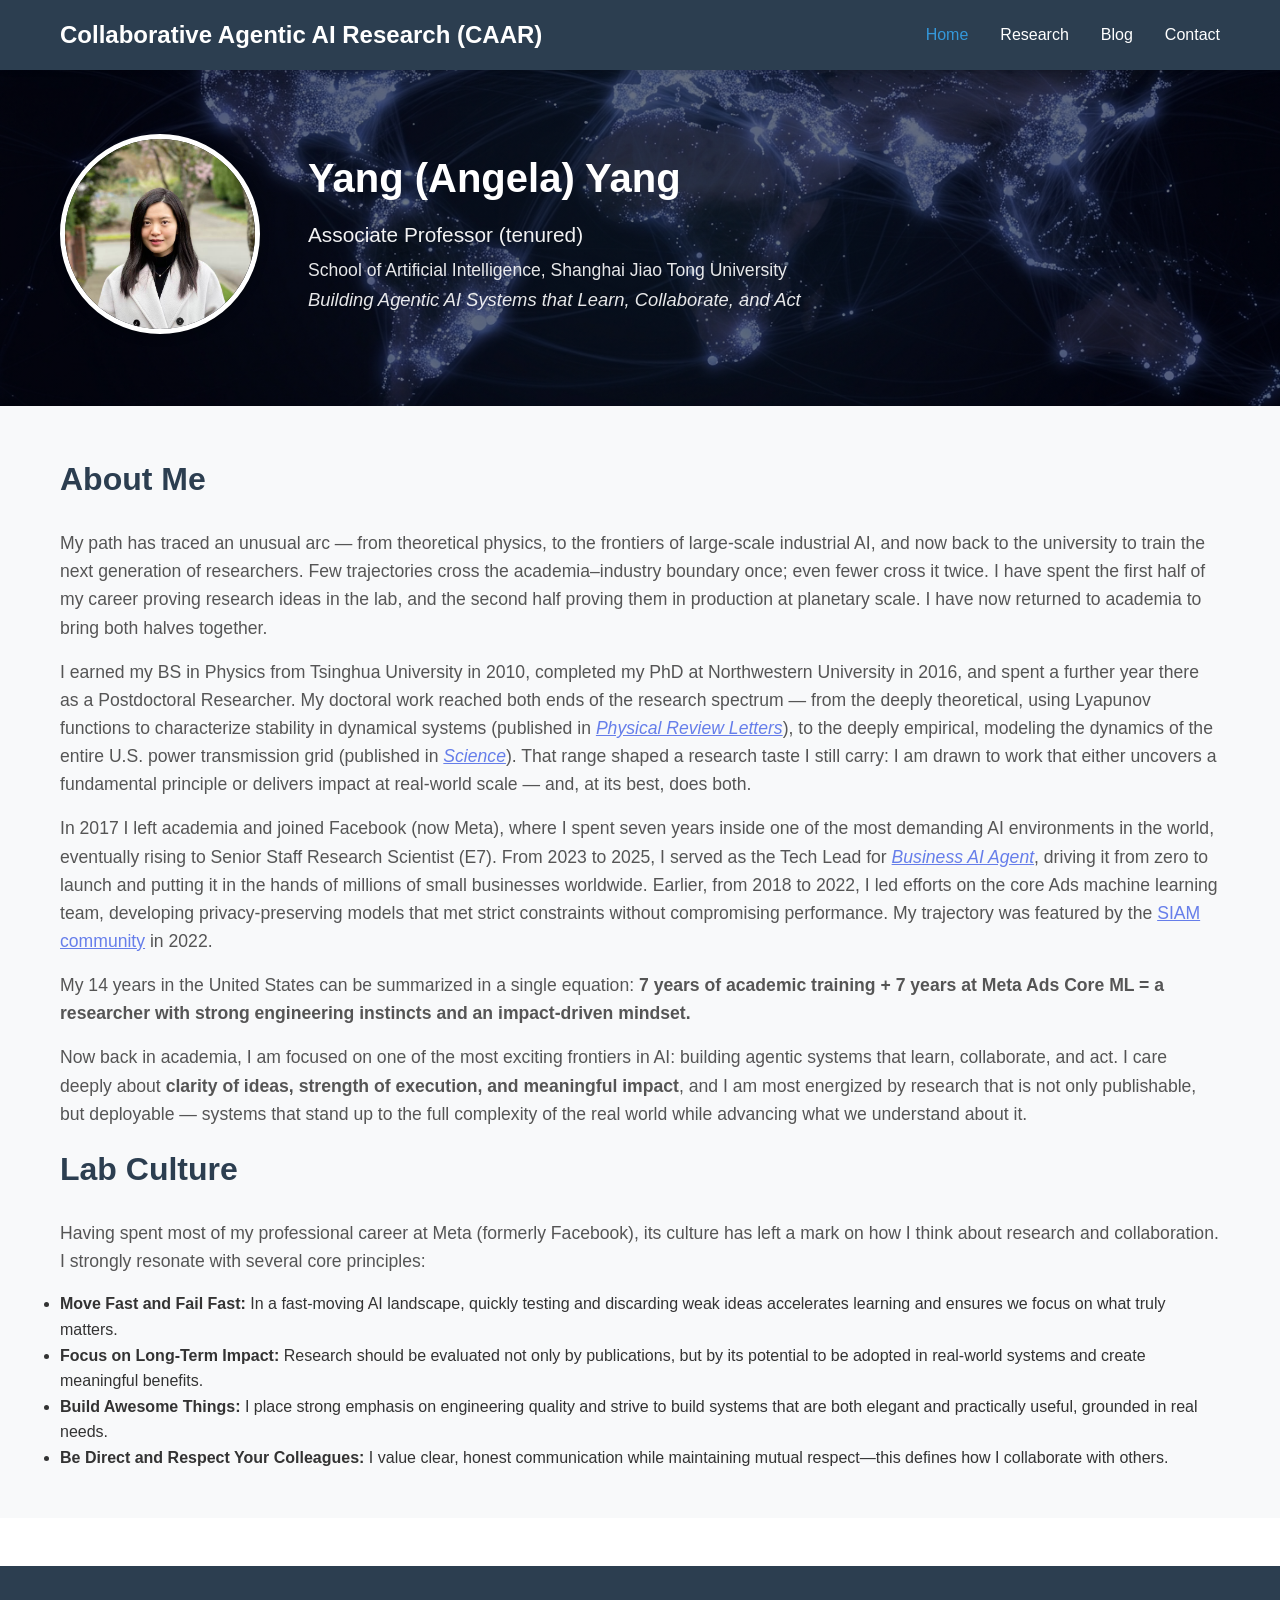
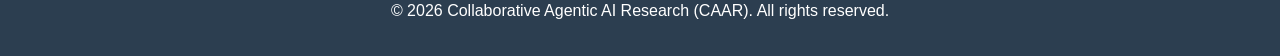
<file: index.html>
<!DOCTYPE html>
<html lang="en">
<head>
    <meta charset="UTF-8">
    <meta name="viewport" content="width=device-width, initial-scale=1.0">
    <title>Home - Collaborative Agentic AI Research (CAAR)</title>
    <link rel="stylesheet" href="/css/style.css">
</head>
<body>
    <nav>
        <div class="nav-container">
            <h1 class="logo">Collaborative Agentic AI Research (CAAR)</h1>
            <ul class="nav-links">
                <li><a href="/" class="active">Home</a></li>
                <li><a href="/research" >Research</a></li>
                <li><a href="/blog" >Blog</a></li>
                <li><a href="/contact" >Contact</a></li>
            </ul>
        </div>
    </nav>

    <main>
        <section class="hero">
    <div class="container">
        <div class="hero-content">
            <div class="profile-image">
                <img src="/images/pi.jpg" alt="Profile Photo" />
            </div>
            <div class="hero-text">
                <h2>Yang (Angela) Yang</h2>
                <p class="title">Associate Professor (tenured)</p>
                <p class="affiliation">School of Artificial Intelligence, Shanghai Jiao Tong University</p>
                <p class="tagline">Building Agentic AI Systems that Learn, Collaborate, and Act</p>
            </div>
        </div>
    </div>
</section>

<section class="about">
    <div class="container">

    <h2 id="about-me">About Me</h2>

    <p>My path has traced an unusual arc — from theoretical physics, to the frontiers of large-scale industrial AI, and now back to the university to train the next generation of researchers. Few trajectories cross the academia–industry boundary once; even fewer cross it twice. I have spent the first half of my career proving research ideas in the lab, and the second half proving them in production at planetary scale. I have now returned to academia to bring both halves together.</p>

    <p>I earned my BS in Physics from Tsinghua University in 2010, completed my PhD at Northwestern University in 2016, and spent a further year there as a Postdoctoral Researcher. My doctoral work reached both ends of the research spectrum — from the deeply theoretical, using Lyapunov functions to characterize stability in dynamical systems (published in <a href="https://journals.aps.org/prl/abstract/10.1103/PhysRevLett.119.248302"><em>Physical Review Letters</em></a>), to the deeply empirical, modeling the dynamics of the entire U.S. power transmission grid (published in <a href="https://www.science.org/doi/10.1126/science.aan3184"><em>Science</em></a>). That range shaped a research taste I still carry: I am drawn to work that either uncovers a fundamental principle or delivers impact at real-world scale — and, at its best, does both.</p>

    <p>In 2017 I left academia and joined Facebook (now Meta), where I spent seven years inside one of the most demanding AI environments in the world, eventually rising to Senior Staff Research Scientist (E7). From 2023 to 2025, I served as the Tech Lead for <a href="https://www.facebook.com/business/news/introducing-business-ai"><em>Business AI Agent</em></a>, driving it from zero to launch and putting it in the hands of millions of small businesses worldwide. Earlier, from 2018 to 2022, I led efforts on the core Ads machine learning team, developing privacy-preserving models that met strict constraints without compromising performance. My trajectory was featured by the <a href="https://archive-dsweb.siam.org/The-Magazine/All-Issues/professional-feature-yang-angela-yang.html">SIAM community</a> in 2022.</p>

    <p>My 14 years in the United States can be summarized in a single equation:
<strong>7 years of academic training + 7 years at Meta Ads Core ML = a researcher with strong engineering instincts and an impact-driven mindset.</strong></p>

    <p>Now back in academia, I am focused on one of the most exciting frontiers in AI: building agentic systems that learn, collaborate, and act. I care deeply about <strong>clarity of ideas, strength of execution, and meaningful impact</strong>, and I am most energized by research that is not only publishable, but deployable — systems that stand up to the full complexity of the real world while advancing what we understand about it.</p>

    <h2 id="lab-culture">Lab Culture</h2>

    <p>Having spent most of my professional career at Meta (formerly Facebook), its culture has left a mark on how I think about research and collaboration. I strongly resonate with several core principles:</p>

    <ul>
      <li><strong>Move Fast and Fail Fast:</strong> In a fast-moving AI landscape, quickly testing and discarding weak ideas accelerates learning and ensures we focus on what truly matters.</li>
      <li><strong>Focus on Long-Term Impact:</strong> Research should be evaluated not only by publications, but by its potential to be adopted in real-world systems and create meaningful benefits.</li>
      <li><strong>Build Awesome Things:</strong> I place strong emphasis on engineering quality and strive to build systems that are both elegant and practically useful, grounded in real needs.</li>
      <li><strong>Be Direct and Respect Your Colleagues:</strong> I value clear, honest communication while maintaining mutual respect—this defines how I collaborate with others.</li>
    </ul>

  </div>
</section>


    </main>

    <footer>
        <div class="container">
            <p>&copy; 2026 Collaborative Agentic AI Research (CAAR). All rights reserved.</p>
        </div>
    </footer>
</body>
</html>
</file>
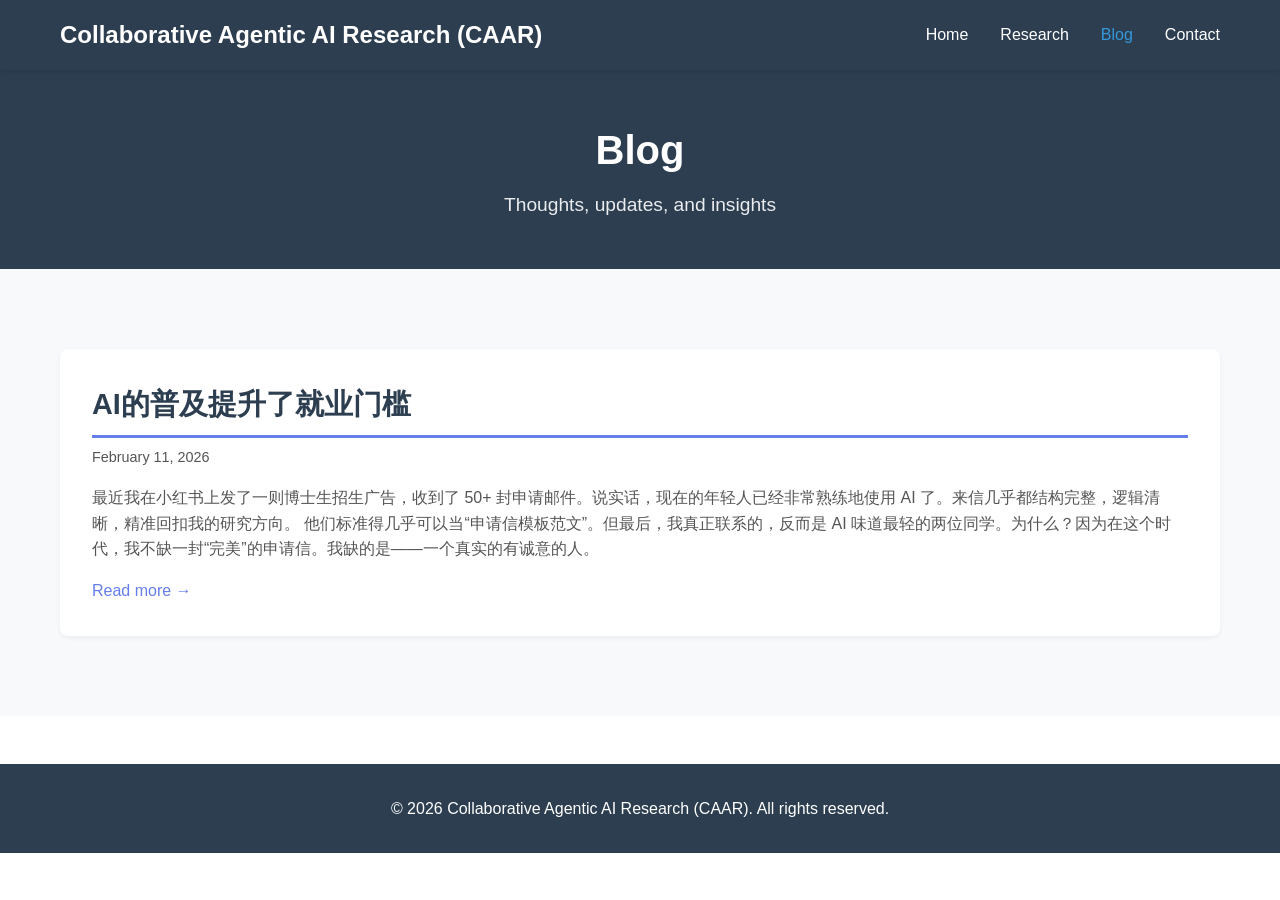
<file: blog/index.html>
<!DOCTYPE html>
<html lang="en">
<head>
    <meta charset="UTF-8">
    <meta name="viewport" content="width=device-width, initial-scale=1.0">
    <title>Blog - Collaborative Agentic AI Research (CAAR)</title>
    <link rel="stylesheet" href="/css/style.css">
</head>
<body>
    <nav>
        <div class="nav-container">
            <h1 class="logo">Collaborative Agentic AI Research (CAAR)</h1>
            <ul class="nav-links">
                <li><a href="/" >Home</a></li>
                <li><a href="/research" >Research</a></li>
                <li><a href="/blog" class="active">Blog</a></li>
                <li><a href="/contact" >Contact</a></li>
            </ul>
        </div>
    </nav>

    <main>
        <section class="page-header">
    <div class="container">
        <h2>Blog</h2>
        <p>Thoughts, updates, and insights</p>
    </div>
</section>

<section class="content">
    <div class="container">
        <div class="blog-posts">


  <div class="blog-post-preview">
    <h3><a href="/2026/02/11/rising-bar-for-employement/">AI的普及提升了就业门槛</a></h3>
    <p class="post-meta">February 11, 2026</p>
    <p><p>最近我在小红书上发了一则博士生招生广告，收到了 50+ 封申请邮件。说实话，现在的年轻人已经非常熟练地使用 AI 了。来信几乎都结构完整，逻辑清晰，精准回扣我的研究方向。
他们标准得几乎可以当“申请信模板范文”。但最后，我真正联系的，反而是 AI 味道最轻的两位同学。为什么？因为在这个时代，我不缺一封“完美”的申请信。我缺的是——一个真实的有诚意的人。</p>
</p>
    <a href="/2026/02/11/rising-bar-for-employement/" class="read-more">Read more →</a>
  </div>


</div>


    </div>
</section>

    </main>

    <footer>
        <div class="container">
            <p>&copy; 2026 Collaborative Agentic AI Research (CAAR). All rights reserved.</p>
        </div>
    </footer>
</body>
</html>
</file>
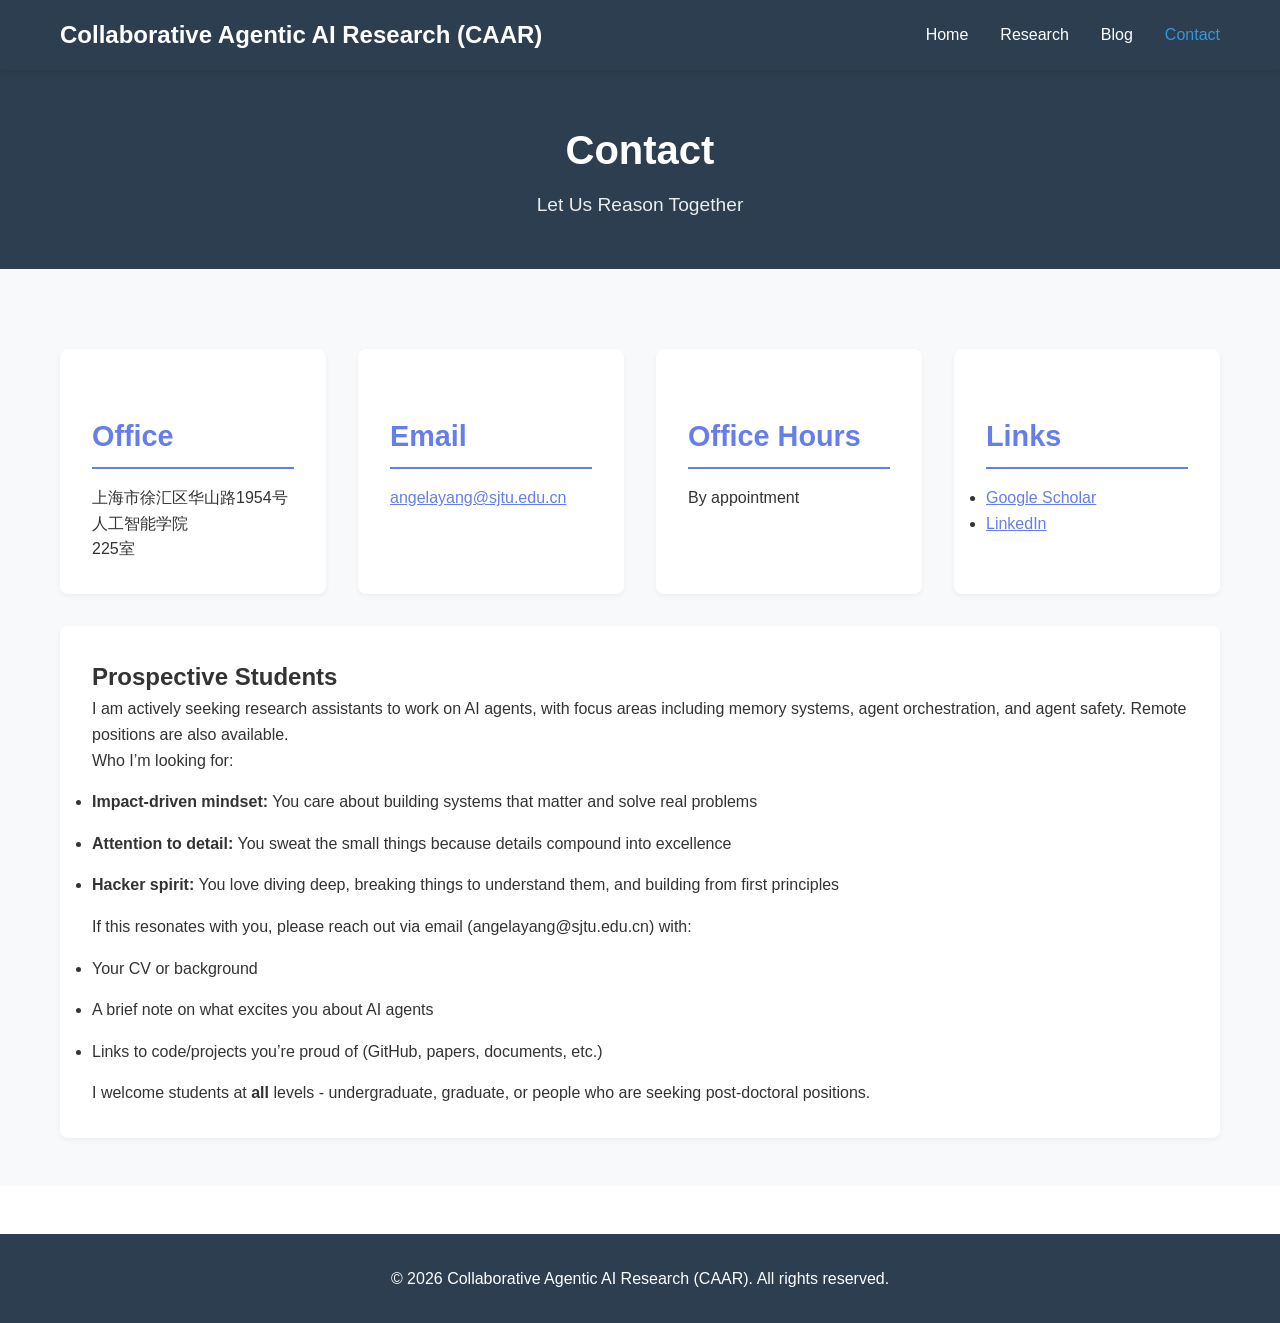
<file: contact/index.html>
<!DOCTYPE html>
<html lang="en">
<head>
    <meta charset="UTF-8">
    <meta name="viewport" content="width=device-width, initial-scale=1.0">
    <title>Contact - Collaborative Agentic AI Research (CAAR)</title>
    <link rel="stylesheet" href="/css/style.css">
</head>
<body>
    <nav>
        <div class="nav-container">
            <h1 class="logo">Collaborative Agentic AI Research (CAAR)</h1>
            <ul class="nav-links">
                <li><a href="/" >Home</a></li>
                <li><a href="/research" >Research</a></li>
                <li><a href="/blog" >Blog</a></li>
                <li><a href="/contact" class="active">Contact</a></li>
            </ul>
        </div>
    </nav>

    <main>
        <section class="page-header">
    <div class="container">
        <h2>Contact</h2>
        <p>Let Us Reason Together</p>
    </div>
</section>

<section class="content">
    <div class="container">
        <div class="contact-info">

  <div class="contact-section">
    <h3 id="office">Office</h3>
    <p>上海市徐汇区华山路1954号 人工智能学院</p>

    <p>225室</p>
  </div>

  <div class="contact-section">
    <h3 id="email">Email</h3>
    <p><a href="mailto:angelayang@sjtu.edu.cn">angelayang@sjtu.edu.cn</a></p>
  </div>

  <div class="contact-section">
    <h3 id="office-hours">Office Hours</h3>
    <p>By appointment</p>
  </div>

  <div class="contact-section">
    <h3 id="links">Links</h3>
    <ul>
      <li><a href="https://scholar.google.com/citations?user=dZtBiOQAAAAJ&amp;hl=en">Google Scholar</a></li>
      <li><a href="https://www.linkedin.com/in/yang-yang-angela/">LinkedIn</a></li>
    </ul>
  </div>

</div>

<div class="prospective-students">

  <h2 id="prospective-students">Prospective Students</h2>

  <p>I am actively seeking research assistants to work on AI agents, with focus areas including memory systems, agent orchestration, and agent safety. Remote positions are also available.</p>

  <p>Who I’m looking for:</p>

  <ul>
    <li><strong>Impact-driven mindset:</strong> You care about building systems that matter and solve real problems</li>
    <li><strong>Attention to detail:</strong> You sweat the small things because details compound into excellence</li>
    <li><strong>Hacker spirit:</strong> You love diving deep, breaking things to understand them, and building from first principles</li>
  </ul>

  <p>If this resonates with you, please reach out via email (angelayang@sjtu.edu.cn) with:</p>
  <ul>
    <li>Your CV or background</li>
    <li>A brief note on what excites you about AI agents</li>
    <li>Links to code/projects you’re proud of (GitHub, papers, documents, etc.)</li>
  </ul>

  <p>I welcome students at <strong>all</strong> levels - undergraduate, graduate, or people who are seeking post-doctoral positions.</p>

</div>

    </div>
</section>

    </main>

    <footer>
        <div class="container">
            <p>&copy; 2026 Collaborative Agentic AI Research (CAAR). All rights reserved.</p>
        </div>
    </footer>
</body>
</html>
</file>
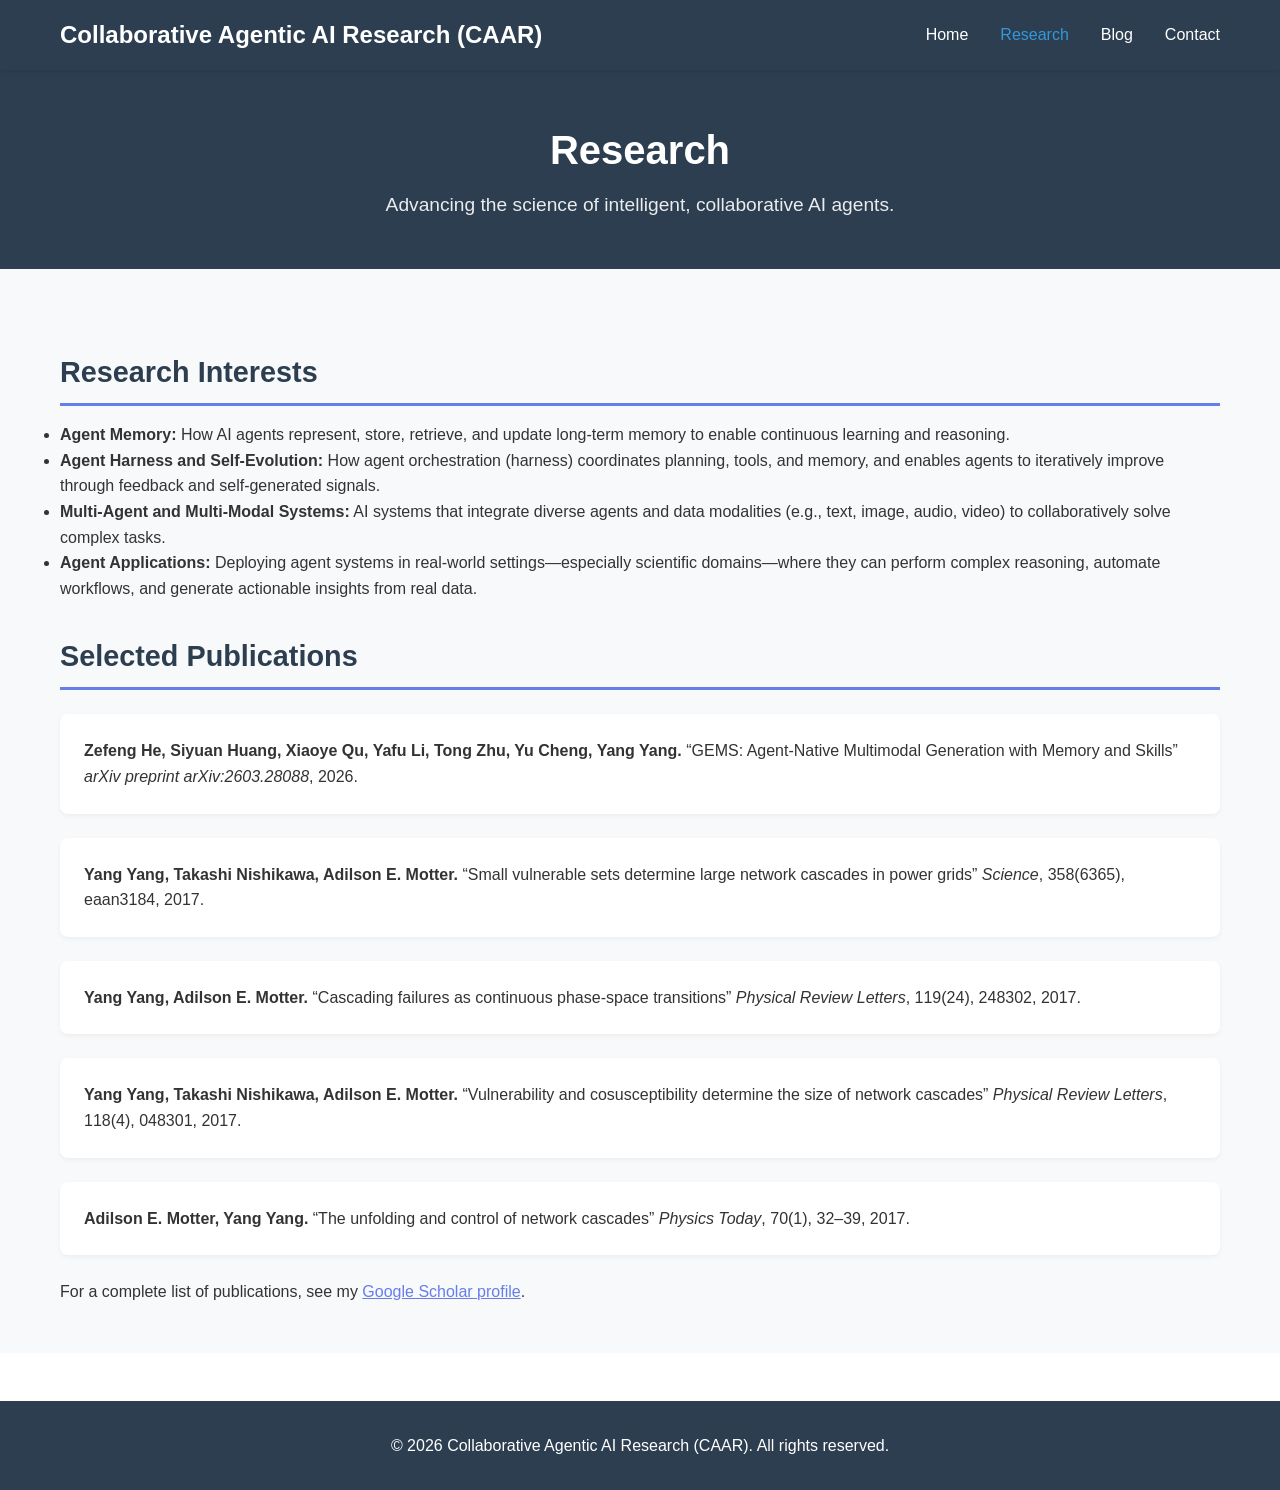
<file: research/index.html>
<!DOCTYPE html>
<html lang="en">
<head>
    <meta charset="UTF-8">
    <meta name="viewport" content="width=device-width, initial-scale=1.0">
    <title>Research - Collaborative Agentic AI Research (CAAR)</title>
    <link rel="stylesheet" href="/css/style.css">
</head>
<body>
    <nav>
        <div class="nav-container">
            <h1 class="logo">Collaborative Agentic AI Research (CAAR)</h1>
            <ul class="nav-links">
                <li><a href="/" >Home</a></li>
                <li><a href="/research" class="active">Research</a></li>
                <li><a href="/blog" >Blog</a></li>
                <li><a href="/contact" >Contact</a></li>
            </ul>
        </div>
    </nav>

    <main>
        <section class="page-header">
    <div class="container">
        <h2>Research</h2>
        <p>Advancing the science of intelligent, collaborative AI agents.</p>
    </div>
</section>

<section class="content">
    <div class="container">
        <h3 id="research-interests">Research Interests</h3>

<ul>
  <li><strong>Agent Memory:</strong> How AI agents represent, store, retrieve, and update long-term memory to enable continuous learning and reasoning.</li>
  <li><strong>Agent Harness and Self-Evolution:</strong> How agent orchestration (harness) coordinates planning, tools, and memory, and enables agents to iteratively improve through feedback and self-generated signals.</li>
  <li><strong>Multi-Agent and Multi-Modal Systems:</strong> AI systems that integrate diverse agents and data modalities (e.g., text, image, audio, video) to collaboratively solve complex tasks.</li>
  <li><strong>Agent Applications:</strong> Deploying agent systems in real-world settings—especially scientific domains—where they can perform complex reasoning, automate workflows, and generate actionable insights from real data.</li>
</ul>

<h3 id="selected-publications">Selected Publications</h3>

<div class="publications">

  <div class="publication">
    <p><strong>Zefeng He, Siyuan Huang, Xiaoye Qu, Yafu Li, Tong Zhu, Yu Cheng, Yang Yang.</strong>
“GEMS: Agent-Native Multimodal Generation with Memory and Skills”
<em>arXiv preprint arXiv:2603.28088</em>, 2026.</p>
  </div>

  <div class="publication">
    <p><strong>Yang Yang, Takashi Nishikawa, Adilson E. Motter.</strong>
“Small vulnerable sets determine large network cascades in power grids”
<em>Science</em>, 358(6365), eaan3184, 2017.</p>
  </div>

  <div class="publication">
    <p><strong>Yang Yang, Adilson E. Motter.</strong>
“Cascading failures as continuous phase-space transitions”
<em>Physical Review Letters</em>, 119(24), 248302, 2017.</p>
  </div>

  <div class="publication">
    <p><strong>Yang Yang, Takashi Nishikawa, Adilson E. Motter.</strong>
“Vulnerability and cosusceptibility determine the size of network cascades”
<em>Physical Review Letters</em>, 118(4), 048301, 2017.</p>
  </div>

  <div class="publication">
    <p><strong>Adilson E. Motter, Yang Yang.</strong>
“The unfolding and control of network cascades”
<em>Physics Today</em>, 70(1), 32–39, 2017.</p>
  </div>

  <p>For a complete list of publications, see my <a href="https://scholar.google.com/citations?user=dZtBiOQAAAAJ&amp;hl=en">Google Scholar profile</a>.</p>

</div>


    </div>
</section>

    </main>

    <footer>
        <div class="container">
            <p>&copy; 2026 Collaborative Agentic AI Research (CAAR). All rights reserved.</p>
        </div>
    </footer>
</body>
</html>
</file>
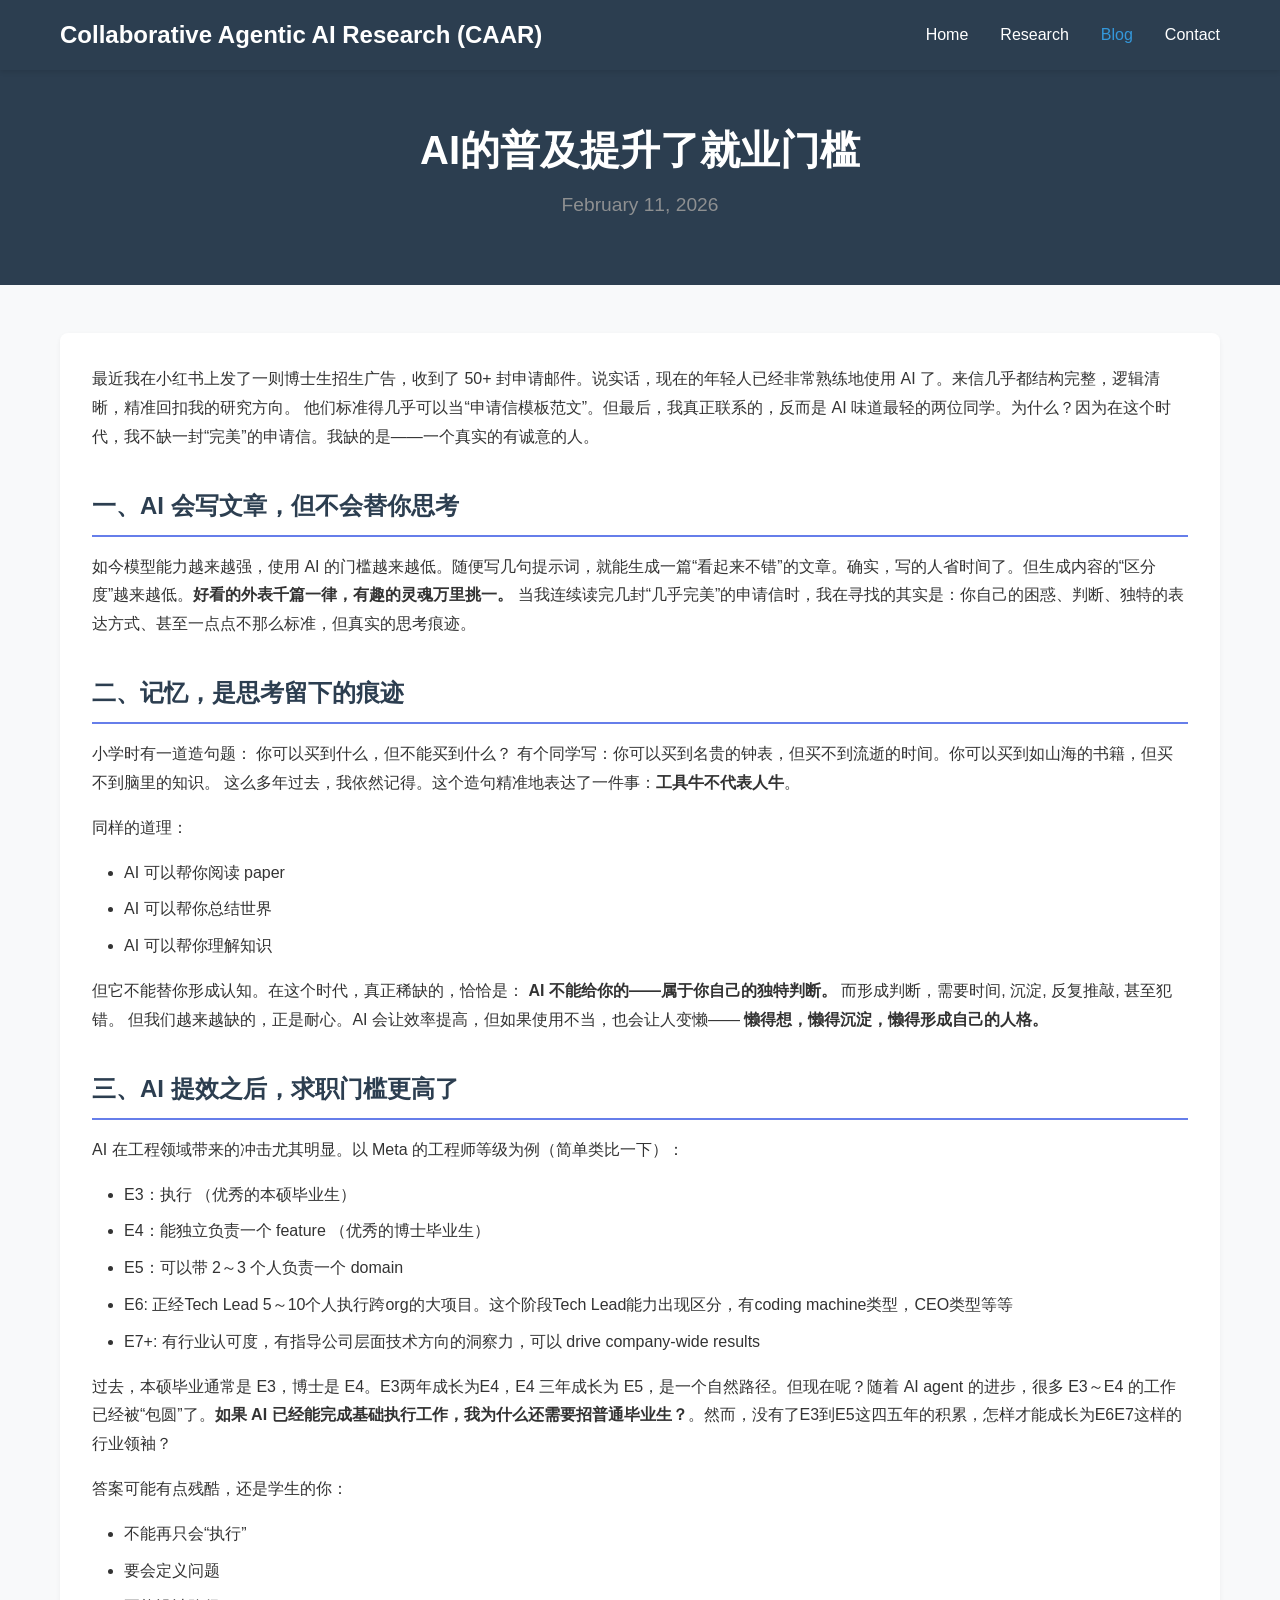
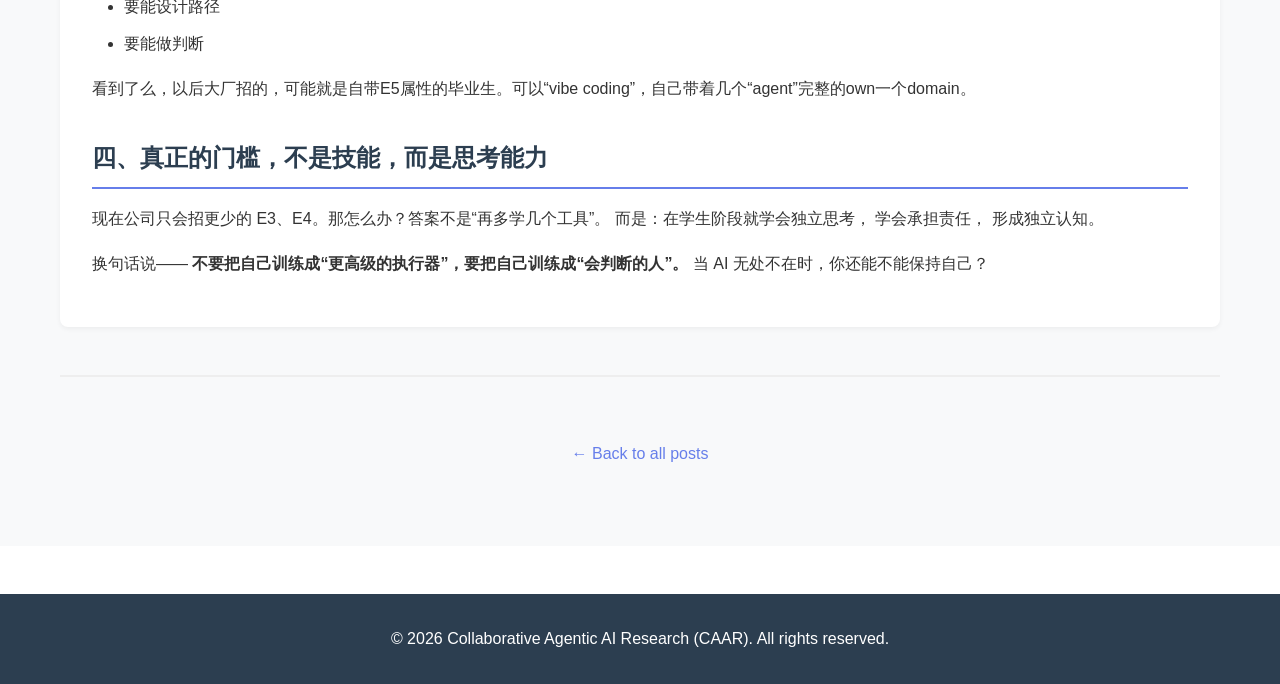
<file: 2026/02/11/rising-bar-for-employement/index.html>
<!DOCTYPE html>
<html lang="en">
<head>
    <meta charset="UTF-8">
    <meta name="viewport" content="width=device-width, initial-scale=1.0">
    <title>AI的普及提升了就业门槛 - Collaborative Agentic AI Research (CAAR)</title>
    <link rel="stylesheet" href="/css/style.css">
</head>
<body>
    <nav>
        <div class="nav-container">
            <h1 class="logo">Collaborative Agentic AI Research (CAAR)</h1>
            <ul class="nav-links">
                <li><a href="/" >Home</a></li>
                <li><a href="/research" >Research</a></li>
                <li><a href="/blog" class="active">Blog</a></li>
                <li><a href="/contact" >Contact</a></li>
            </ul>
        </div>
    </nav>

    <main>
        <section class="page-header">
    <div class="container">
        <h2>AI的普及提升了就业门槛</h2>
        <p class="post-meta">February 11, 2026</p>
    </div>
</section>

<section class="content">
    <div class="container">
        <article class="blog-post">
            <p>最近我在小红书上发了一则博士生招生广告，收到了 50+ 封申请邮件。说实话，现在的年轻人已经非常熟练地使用 AI 了。来信几乎都结构完整，逻辑清晰，精准回扣我的研究方向。
他们标准得几乎可以当“申请信模板范文”。但最后，我真正联系的，反而是 AI 味道最轻的两位同学。为什么？因为在这个时代，我不缺一封“完美”的申请信。我缺的是——一个真实的有诚意的人。</p>

<h2 id="一ai-会写文章但不会替你思考">一、AI 会写文章，但不会替你思考</h2>
<p>如今模型能力越来越强，使用 AI 的门槛越来越低。随便写几句提示词，就能生成一篇“看起来不错”的文章。确实，写的人省时间了。但生成内容的“区分度”越来越低。<strong>好看的外表千篇一律，有趣的灵魂万里挑一。</strong> 当我连续读完几封“几乎完美”的申请信时，我在寻找的其实是：你自己的困惑、判断、独特的表达方式、甚至一点点不那么标准，但真实的思考痕迹。</p>

<h2 id="二记忆是思考留下的痕迹">二、记忆，是思考留下的痕迹</h2>
<p>小学时有一道造句题：
你可以买到什么，但不能买到什么？
有个同学写：你可以买到名贵的钟表，但买不到流逝的时间。你可以买到如山海的书籍，但买不到脑里的知识。
这么多年过去，我依然记得。这个造句精准地表达了一件事：<strong>工具牛不代表人牛</strong>。</p>

<p>同样的道理：</p>
<ul>
  <li>AI 可以帮你阅读 paper</li>
  <li>AI 可以帮你总结世界</li>
  <li>AI 可以帮你理解知识</li>
</ul>

<p>但它不能替你形成认知。在这个时代，真正稀缺的，恰恰是：
<strong>AI 不能给你的——属于你自己的独特判断。</strong> 
而形成判断，需要时间, 沉淀, 反复推敲, 甚至犯错。
但我们越来越缺的，正是耐心。AI 会让效率提高，但如果使用不当，也会让人变懒——
<strong>懒得想，懒得沉淀，懒得形成自己的人格。</strong></p>

<h2 id="三ai-提效之后求职门槛更高了">三、AI 提效之后，求职门槛更高了</h2>
<p>AI 在工程领域带来的冲击尤其明显。以 Meta 的工程师等级为例（简单类比一下）：</p>
<ul>
  <li>E3：执行 （优秀的本硕毕业生）</li>
  <li>E4：能独立负责一个 feature （优秀的博士毕业生）</li>
  <li>E5：可以带 2～3 个人负责一个 domain</li>
  <li>E6: 正经Tech Lead 5～10个人执行跨org的大项目。这个阶段Tech Lead能力出现区分，有coding machine类型，CEO类型等等</li>
  <li>E7+: 有行业认可度，有指导公司层面技术方向的洞察力，可以 drive company-wide results</li>
</ul>

<p>过去，本硕毕业通常是 E3，博士是 E4。E3两年成长为E4，E4 三年成长为 E5，是一个自然路径。但现在呢？随着 AI agent 的进步，很多 E3～E4 的工作已经被“包圆”了。<strong>如果 AI 已经能完成基础执行工作，我为什么还需要招普通毕业生？</strong>。然而，没有了E3到E5这四五年的积累，怎样才能成长为E6E7这样的行业领袖？</p>

<p>答案可能有点残酷，还是学生的你：</p>
<ul>
  <li>不能再只会“执行”</li>
  <li>要会定义问题</li>
  <li>要能设计路径</li>
  <li>要能做判断</li>
</ul>

<p>看到了么，以后大厂招的，可能就是自带E5属性的毕业生。可以“vibe coding”，自己带着几个“agent”完整的own一个domain。</p>

<h2 id="四真正的门槛不是技能而是思考能力">四、真正的门槛，不是技能，而是思考能力</h2>
<p>现在公司只会招更少的 E3、E4。那怎么办？答案不是“再多学几个工具”。
而是：在学生阶段就学会独立思考， 学会承担责任， 形成独立认知。</p>

<p>换句话说——
<strong>不要把自己训练成“更高级的执行器”，要把自己训练成“会判断的人”。</strong>
当 AI 无处不在时，你还能不能保持自己？</p>

        </article>

        <div class="post-navigation">
            

            
        </div>

        <div class="back-to-blog">
            <a href="/blog">← Back to all posts</a>
        </div>
    </div>
</section>

    </main>

    <footer>
        <div class="container">
            <p>&copy; 2026 Collaborative Agentic AI Research (CAAR). All rights reserved.</p>
        </div>
    </footer>
</body>
</html>
</file>
<file: css/style.css>
/* Reset and Base Styles */
* {
    margin: 0;
    padding: 0;
    box-sizing: border-box;
}

body {
    font-family: -apple-system, BlinkMacSystemFont, 'Segoe UI', Roboto, 'Helvetica Neue', Arial, sans-serif;
    line-height: 1.6;
    color: #333;
    background-color: #fff;
}

.container {
    max-width: 1200px;
    margin: 0 auto;
    padding: 0 20px;
}

/* Navigation */
nav {
    background-color: #2c3e50;
    color: white;
    padding: 1rem 0;
    position: sticky;
    top: 0;
    z-index: 100;
    box-shadow: 0 2px 5px rgba(0,0,0,0.1);
}

.nav-container {
    max-width: 1200px;
    margin: 0 auto;
    padding: 0 20px;
    display: flex;
    justify-content: space-between;
    align-items: center;
}

.logo {
    font-size: 1.5rem;
    font-weight: 600;
}

.nav-links {
    display: flex;
    list-style: none;
    gap: 2rem;
}

.nav-links a {
    color: white;
    text-decoration: none;
    transition: color 0.3s;
    font-weight: 500;
}

.nav-links a:hover,
.nav-links a.active {
    color: #3498db;
}

/* Hero Section */
.hero {
    background: linear-gradient(rgba(0, 0, 0, 0.5), rgba(0, 0, 0, 0.5)), url('../images/profile.png') center/cover no-repeat;
    color: white;
    padding: 4rem 0;
}

.hero-content {
    display: flex;
    align-items: center;
    gap: 3rem;
    flex-wrap: wrap;
}

.profile-image img {
    width: 200px;
    height: 200px;
    border-radius: 50%;
    object-fit: cover;
    border: 5px solid white;
    box-shadow: 0 4px 10px rgba(0,0,0,0.2);
}

.hero-text h2 {
    font-size: 2.5rem;
    margin-bottom: 0.5rem;
}

.tagline {
    font-size: 1.15rem;
    opacity: 0.9;
    font-style: italic;
    margin-bottom: 1rem;
}

.title {
    font-size: 1.3rem;
    margin-bottom: 0.3rem;
    opacity: 0.95;
}

.affiliation {
    font-size: 1.1rem;
    opacity: 0.9;
}

/* Sections */
section {
    padding: 3rem 0;
}

.about {
    background-color: #f8f9fa;
}

.about h2,
.highlights h2 {
    font-size: 2rem;
    margin-bottom: 1.5rem;
    color: #2c3e50;
}

.about p {
    font-size: 1.1rem;
    margin-bottom: 1rem;
    color: #555;
}

/* Highlight Cards */
.highlight-grid {
    display: grid;
    grid-template-columns: repeat(auto-fit, minmax(300px, 1fr));
    gap: 2rem;
    margin-top: 2rem;
}

.highlight-card {
    background: white;
    padding: 2rem;
    border-radius: 8px;
    box-shadow: 0 2px 10px rgba(0,0,0,0.1);
    transition: transform 0.3s, box-shadow 0.3s;
}

.highlight-card:hover {
    transform: translateY(-5px);
    box-shadow: 0 5px 20px rgba(0,0,0,0.15);
}

.highlight-card h3 {
    color: #667eea;
    margin-bottom: 1rem;
}

/* Page Header */
.page-header {
    background-color: #2c3e50;
    color: white;
    padding: 3rem 0;
    text-align: center;
}

.page-header h2 {
    font-size: 2.5rem;
    margin-bottom: 0.5rem;
}

.page-header p {
    font-size: 1.2rem;
    opacity: 0.9;
}

/* Content Sections */
.content {
    background-color: #f8f9fa;
}

.content h3 {
    color: #2c3e50;
    font-size: 1.8rem;
    margin: 2rem 0 1rem 0;
    padding-bottom: 0.5rem;
    border-bottom: 3px solid #667eea;
}

.content h4 {
    color: #444;
    font-size: 1.3rem;
    margin: 1.5rem 0 0.5rem 0;
}

/* Research Page */
.research-list {
    list-style: none;
    padding-left: 0;
}

.research-list li {
    padding: 0.5rem 0;
    padding-left: 1.5rem;
    position: relative;
}

.research-list li::before {
    content: "▸";
    position: absolute;
    left: 0;
    color: #667eea;
    font-weight: bold;
}

.publications {
    margin-top: 1.5rem;
}

.publication {
    background: white;
    padding: 1.5rem;
    margin-bottom: 1.5rem;
    border-radius: 8px;
    box-shadow: 0 2px 5px rgba(0,0,0,0.05);
}

.pub-authors {
    color: #555;
    margin-bottom: 0.5rem;
}

.pub-title {
    font-size: 1.1rem;
    font-weight: 600;
    color: #2c3e50;
    margin-bottom: 0.5rem;
}

.pub-venue {
    color: #666;
    margin-bottom: 0.5rem;
}

.pub-links a {
    color: #667eea;
    text-decoration: none;
    margin-right: 1rem;
}

.pub-links a:hover {
    text-decoration: underline;
}

.see-more {
    margin-top: 2rem;
    font-style: italic;
}

.projects {
    margin-top: 1.5rem;
}

.project {
    background: white;
    padding: 1.5rem;
    margin-bottom: 1.5rem;
    border-radius: 8px;
    box-shadow: 0 2px 5px rgba(0,0,0,0.05);
}

/* People Page */
.people-grid {
    display: grid;
    grid-template-columns: repeat(auto-fill, minmax(250px, 1fr));
    gap: 2rem;
    margin: 2rem 0;
}

.person-card {
    background: white;
    padding: 1.5rem;
    border-radius: 8px;
    box-shadow: 0 2px 5px rgba(0,0,0,0.05);
    text-align: center;
    transition: transform 0.3s, box-shadow 0.3s;
}

.person-card:hover {
    transform: translateY(-5px);
    box-shadow: 0 5px 15px rgba(0,0,0,0.1);
}

.person-photo {
    width: 150px;
    height: 150px;
    border-radius: 50%;
    object-fit: cover;
    margin-bottom: 1rem;
    border: 3px solid #667eea;
}

.person-card h4 {
    color: #2c3e50;
    margin: 0.5rem 0;
}

.person-title {
    color: #667eea;
    font-weight: 500;
    margin: 0.3rem 0;
}

.person-email {
    font-size: 0.9rem;
    margin: 0.5rem 0;
}

.person-email a {
    color: #666;
    text-decoration: none;
}

.person-email a:hover {
    color: #667eea;
}

.person-bio {
    color: #555;
    font-size: 0.95rem;
    margin-top: 0.5rem;
}

.alumni-list {
    background: white;
    padding: 2rem;
    border-radius: 8px;
    box-shadow: 0 2px 5px rgba(0,0,0,0.05);
    margin: 2rem 0;
}

.alumni-list ul {
    list-style: none;
    padding-left: 0;
}

.alumni-list li {
    padding: 0.5rem 0;
    border-bottom: 1px solid #eee;
}

.alumni-list li:last-child {
    border-bottom: none;
}

.collaborator-list {
    list-style: none;
    padding-left: 0;
    background: white;
    padding: 2rem;
    border-radius: 8px;
    box-shadow: 0 2px 5px rgba(0,0,0,0.05);
}

.collaborator-list li {
    padding: 0.5rem 0;
}

.collaborator-list a {
    color: #667eea;
    text-decoration: none;
}

.collaborator-list a:hover {
    text-decoration: underline;
}

.join-us {
    background: white;
    padding: 2rem;
    border-radius: 8px;
    box-shadow: 0 2px 5px rgba(0,0,0,0.05);
    margin: 2rem 0;
}

.join-us a {
    color: #667eea;
    text-decoration: none;
}

.join-us a:hover {
    text-decoration: underline;
}

/* Teaching Page */
.courses {
    margin-top: 1.5rem;
}

.course {
    background: white;
    padding: 1.5rem;
    margin-bottom: 1.5rem;
    border-radius: 8px;
    box-shadow: 0 2px 5px rgba(0,0,0,0.05);
}

.previous-courses {
    background: white;
    padding: 2rem;
    border-radius: 8px;
    box-shadow: 0 2px 5px rgba(0,0,0,0.05);
    list-style: none;
}

.previous-courses li {
    padding: 0.5rem 0;
    border-bottom: 1px solid #eee;
}

.previous-courses li:last-child {
    border-bottom: none;
}

.students {
    background: white;
    padding: 1.5rem;
    border-radius: 8px;
    box-shadow: 0 2px 5px rgba(0,0,0,0.05);
    list-style: none;
    margin: 1rem 0;
}

.students li {
    padding: 0.5rem 0;
}

/* Contact Page */
.contact-info {
    display: grid;
    grid-template-columns: repeat(auto-fit, minmax(250px, 1fr));
    gap: 2rem;
    margin: 2rem 0;
}

.contact-section {
    background: white;
    padding: 2rem;
    border-radius: 8px;
    box-shadow: 0 2px 5px rgba(0,0,0,0.05);
}

.contact-section h3 {
    color: #667eea;
    border-bottom: 2px solid #667eea;
    padding-bottom: 0.5rem;
    margin-bottom: 1rem;
}

.social-links {
    list-style: none;
    padding: 0;
}

.social-links li {
    padding: 0.5rem 0;
}

.social-links a {
    color: #667eea;
    text-decoration: none;
}

.social-links a:hover {
    text-decoration: underline;
}

.prospective-students {
    background: white;
    padding: 2rem;
    border-radius: 8px;
    box-shadow: 0 2px 5px rgba(0,0,0,0.05);
    margin-top: 2rem;
}

.prospective-students ul {
    margin-top: 1rem;
}

.prospective-students li {
    margin: 1rem 0;
}

/* Footer */
footer {
    background-color: #2c3e50;
    color: white;
    text-align: center;
    padding: 2rem 0;
    margin-top: 3rem;
}

/* Links */
a {
    color: #667eea;
    transition: color 0.3s;
}

a:hover {
    color: #764ba2;
}

/* Responsive Design */
@media (max-width: 768px) {
    .nav-container {
        flex-direction: column;
        gap: 1rem;
    }

    .nav-links {
        gap: 1rem;
        flex-wrap: wrap;
        justify-content: center;
    }

    .hero-content {
        flex-direction: column;
        text-align: center;
    }

    .hero-text h2 {
        font-size: 2rem;
    }

    .highlight-grid,
    .people-grid {
        grid-template-columns: 1fr;
    }

    .contact-info {
        grid-template-columns: 1fr;
    }
}

/* Blog Styles */
.blog-posts {
    margin: 2rem 0;
}

.blog-post-preview {
    background: white;
    padding: 2rem;
    margin-bottom: 2rem;
    border-radius: 8px;
    box-shadow: 0 2px 5px rgba(0,0,0,0.05);
    transition: transform 0.3s, box-shadow 0.3s;
}

.blog-post-preview:hover {
    transform: translateY(-3px);
    box-shadow: 0 5px 15px rgba(0,0,0,0.1);
}

.blog-post-preview h3 {
    margin: 0 0 0.5rem 0;
    color: #2c3e50;
}

.blog-post-preview h3 a {
    color: #2c3e50;
    text-decoration: none;
}

.blog-post-preview h3 a:hover {
    color: #667eea;
}

.post-meta {
    color: #999;
    font-size: 0.9rem;
    margin-bottom: 1rem;
}

.blog-post-preview p {
    color: #555;
    line-height: 1.6;
    margin-bottom: 1rem;
}

.read-more {
    color: #667eea;
    text-decoration: none;
    font-weight: 500;
}

.read-more:hover {
    text-decoration: underline;
}

/* Individual Blog Post */
.blog-post {
    background: white;
    padding: 2rem;
    border-radius: 8px;
    box-shadow: 0 2px 5px rgba(0,0,0,0.05);
    line-height: 1.8;
}

.blog-post h2 {
    color: #2c3e50;
    margin: 2rem 0 1rem 0;
    padding-bottom: 0.5rem;
    border-bottom: 2px solid #667eea;
}

.blog-post h3 {
    color: #444;
    margin: 1.5rem 0 1rem 0;
}

.blog-post p {
    margin-bottom: 1rem;
}

.blog-post ul, .blog-post ol {
    margin-bottom: 1rem;
    padding-left: 2rem;
}

.blog-post li {
    margin-bottom: 0.5rem;
}

.blog-post code {
    background: #f5f5f5;
    padding: 0.2rem 0.4rem;
    border-radius: 3px;
    font-family: 'Courier New', monospace;
    font-size: 0.9em;
}

.blog-post pre {
    background: #2c3e50;
    color: #f8f9fa;
    padding: 1rem;
    border-radius: 5px;
    overflow-x: auto;
    margin: 1rem 0;
}

.blog-post pre code {
    background: transparent;
    padding: 0;
    color: #f8f9fa;
}

.blog-post img {
    max-width: 100%;
    height: auto;
    border-radius: 5px;
    margin: 1rem 0;
}

.blog-post blockquote {
    border-left: 4px solid #667eea;
    padding-left: 1rem;
    margin: 1rem 0;
    color: #666;
    font-style: italic;
}

/* Post Navigation */
.post-navigation {
    display: flex;
    justify-content: space-between;
    margin: 3rem 0 2rem 0;
    padding-top: 2rem;
    border-top: 2px solid #eee;
}

.prev-post, .next-post {
    color: #667eea;
    text-decoration: none;
    font-weight: 500;
}

.prev-post:hover, .next-post:hover {
    text-decoration: underline;
}

.back-to-blog {
    text-align: center;
    margin: 2rem 0;
}

.back-to-blog a {
    color: #667eea;
    text-decoration: none;
}

.back-to-blog a:hover {
    text-decoration: underline;
}

/* Responsive Blog */
@media (max-width: 768px) {
    .post-navigation {
        flex-direction: column;
        gap: 1rem;
    }
}
</file>
